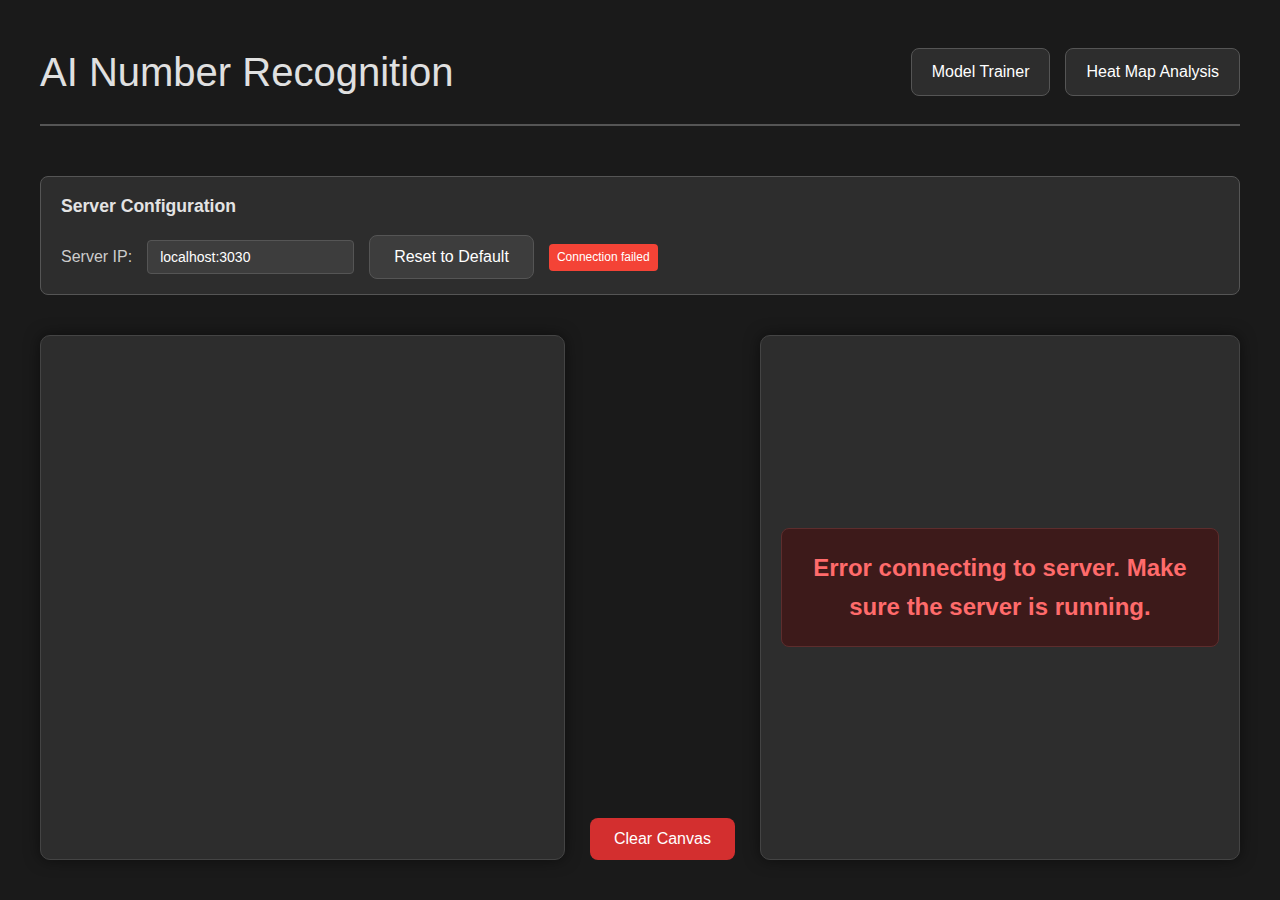
<file: Client/index.html>
<!DOCTYPE html>
<html lang="en">
<head>
    <meta charset="UTF-8">
    <meta name="viewport" content="width=device-width, initial-scale=1.0">
    <title>AI Number Recognition</title>
    <link rel="stylesheet" href="style.css">
</head>
<body>    
    <div class="container">
        <div class="header">
            <h1>AI Number Recognition</h1>
            <div class="nav-buttons">
                <a href="model-trainer.html" class="nav-button">Model Trainer</a>
                <a href="heatmap.html" class="nav-button">Heat Map Analysis</a>
            </div>
        </div>
        
        <div class="server-config">
            <h3>Server Configuration</h3>
            <div class="config-controls">
                <label for="server-ip">Server IP:</label>
                <input type="text" id="server-ip" placeholder="localhost:3030" value="localhost:3030">
                <button id="reset-server-btn" class="secondary-button">Reset to Default</button>
                <span id="server-status" class="server-status">Not connected</span>
            </div>
        </div>
        <div class="main-container">
            <div class="canvas-container">
                <canvas id="drawing-canvas"></canvas>
            </div>
            <button id="clear-btn">Clear Canvas</button>
            <div class="prediction-container" id="prediction-container">
                <div id="prediction-result"></div>
                <div id="confidence-level"></div>
            </div>
        </div>    </div>
    <script src="server-config.js"></script>
    <script src="neural-network.js"></script>
    <script src="script.js"></script>
</body>
</html>
</file>
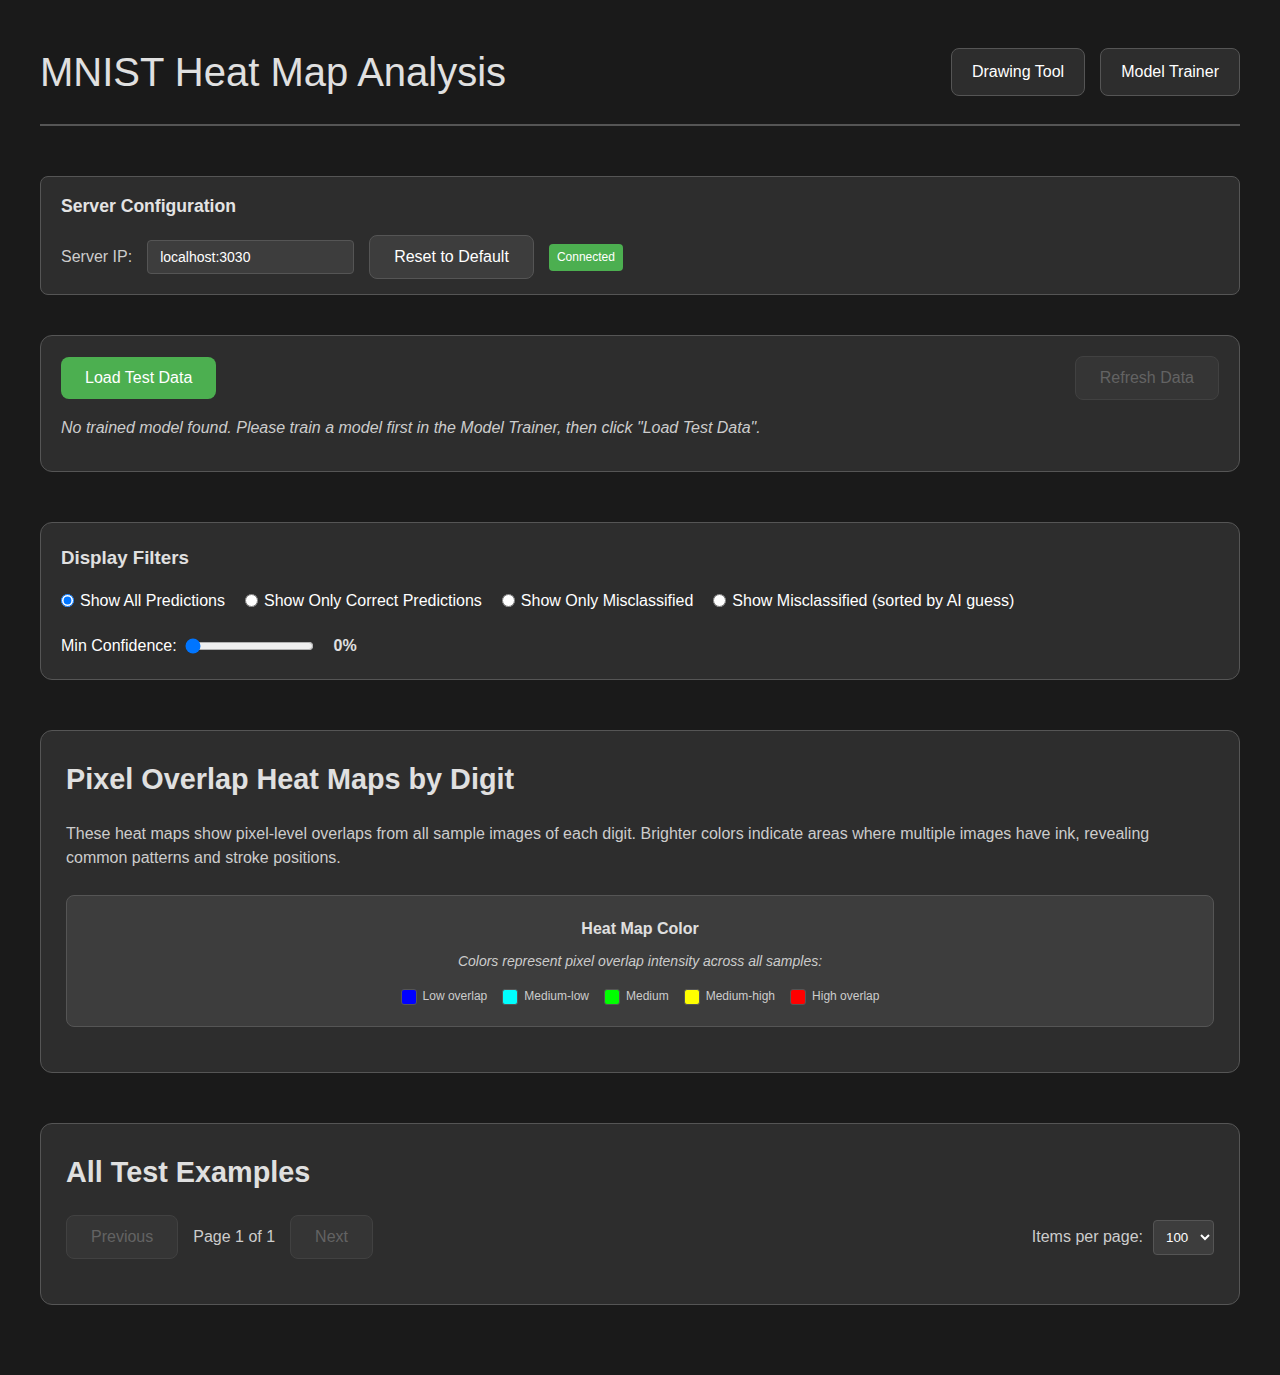
<file: Client/heatmap.html>
<!DOCTYPE html>
<html lang="en">
<head>    <meta charset="UTF-8">
    <meta name="viewport" content="width=device-width, initial-scale=1.0">
    <title>AI Number Recognition - Heat Map Analysis</title>
    <link rel="stylesheet" href="style.css">
</head>
<body>
    <div class="container">        <div class="header">
            <h1>MNIST Heat Map Analysis</h1>
            <div class="nav-buttons">
                <a href="index.html" class="nav-button">Drawing Tool</a>
                <a href="model-trainer.html" class="nav-button">Model Trainer</a>
            </div>
        </div>
        
        <div class="server-config">
            <h3>Server Configuration</h3>
            <div class="config-controls">
                <label for="server-ip">Server IP:</label>
                <input type="text" id="server-ip" placeholder="localhost:3030" value="localhost:3030">
                <button id="reset-server-btn" class="secondary-button">Reset to Default</button>
                <span id="server-status" class="server-status">Not connected</span>
            </div>
        </div>
        
        <div class="controls-section">
            <div class="control-group">
                <button id="load-data-button" class="primary-button">Load Test Data</button>
                <button id="refresh-button" class="secondary-button" disabled>Refresh Data</button>
            </div>
            <div class="status-container">
                <div id="status-message">Click "Load Test Data" to begin analysis</div>
                <div id="data-summary" class="data-summary hidden">
                    <span>Total Samples: <span id="total-samples">-</span></span>
                    <span>Accuracy: <span id="accuracy">-</span></span>
                    <span>Correct: <span id="correct">-</span></span>
                    <span>Misclassified: <span id="misclassified">-</span></span>
                </div>
            </div>
        </div>

        <div class="filter-section">
            <h3>Display Filters</h3>
            <div class="filter-controls">
                <div class="filter-group">
                    <label>
                        <input type="radio" name="display-mode" value="all" checked>
                        Show All Predictions
                    </label>
                </div>
                <div class="filter-group">
                    <label>
                        <input type="radio" name="display-mode" value="correct">
                        Show Only Correct Predictions
                    </label>
                </div>
                <div class="filter-group">
                    <label>
                        <input type="radio" name="display-mode" value="incorrect">
                        Show Only Misclassified
                    </label>
                </div>
                <div class="filter-group">
                    <label>
                        <input type="radio" name="display-mode" value="incorrect-by-ai-guess">
                        Show Misclassified (sorted by AI guess)
                    </label>
                </div>
                <div class="filter-group">
                    <label for="confidence-threshold">Min Confidence:</label>
                    <input type="range" id="confidence-threshold" min="0" max="1" step="0.1" value="0">
                    <span id="confidence-value">0%</span>
                </div>
            </div>
        </div>
        <div class="heatmap-container">
            <h2>Pixel Overlap Heat Maps by Digit</h2>
            <p class="heatmap-description">
                These heat maps show pixel-level overlaps from all sample images of each digit. 
                Brighter colors indicate areas where multiple images have ink, revealing common patterns and stroke positions.
            </p>
              <!-- Heat Map Legend -->
            <div class="heatmap-legend">
                <div class="legend-title">Heat Map Color</div>
                <div class="legend-description">Colors represent pixel overlap intensity across all samples:</div>
                <div class="legend-colors">
                    <span class="legend-item"><span class="legend-color" style="background: rgb(0,0,255)"></span> Low overlap</span>
                    <span class="legend-item"><span class="legend-color" style="background: rgb(0,255,255)"></span> Medium-low</span>
                    <span class="legend-item"><span class="legend-color" style="background: rgb(0,255,0)"></span> Medium</span>
                    <span class="legend-item"><span class="legend-color" style="background: rgb(255,255,0)"></span> Medium-high</span>
                    <span class="legend-item"><span class="legend-color" style="background: rgb(255,0,0)"></span> High overlap</span>
                </div>
            </div>
            
            <div class="heatmap-grid" id="heatmap-grid">
                <!-- Heat maps will be generated dynamically -->
            </div>
        </div>
        <div class="examples-container">
            <h2>All Test Examples</h2>
            <div class="examples-controls">
                <div class="pagination-controls">
                    <button id="prev-page-button" class="secondary-button" disabled>Previous</button>
                    <span id="page-info">Page 1 of 1</span>
                    <button id="next-page-button" class="secondary-button" disabled>Next</button>
                </div>
                <div class="per-page-control">
                    <label for="items-per-page">Items per page:</label>
                    <select id="items-per-page">
                        <option value="50">50</option>
                        <option value="100" selected>100</option>
                        <option value="200">200</option>
                        <option value="500">500</option>
                    </select>
                </div>
            </div>
            <div class="examples-grid" id="examples-grid">
                <!-- Example images will be generated dynamically -->
            </div>        </div>
    </div>
    
    <script src="server-config.js"></script>
    <script src="heatmap.js"></script>
</body>
</html>
</file>
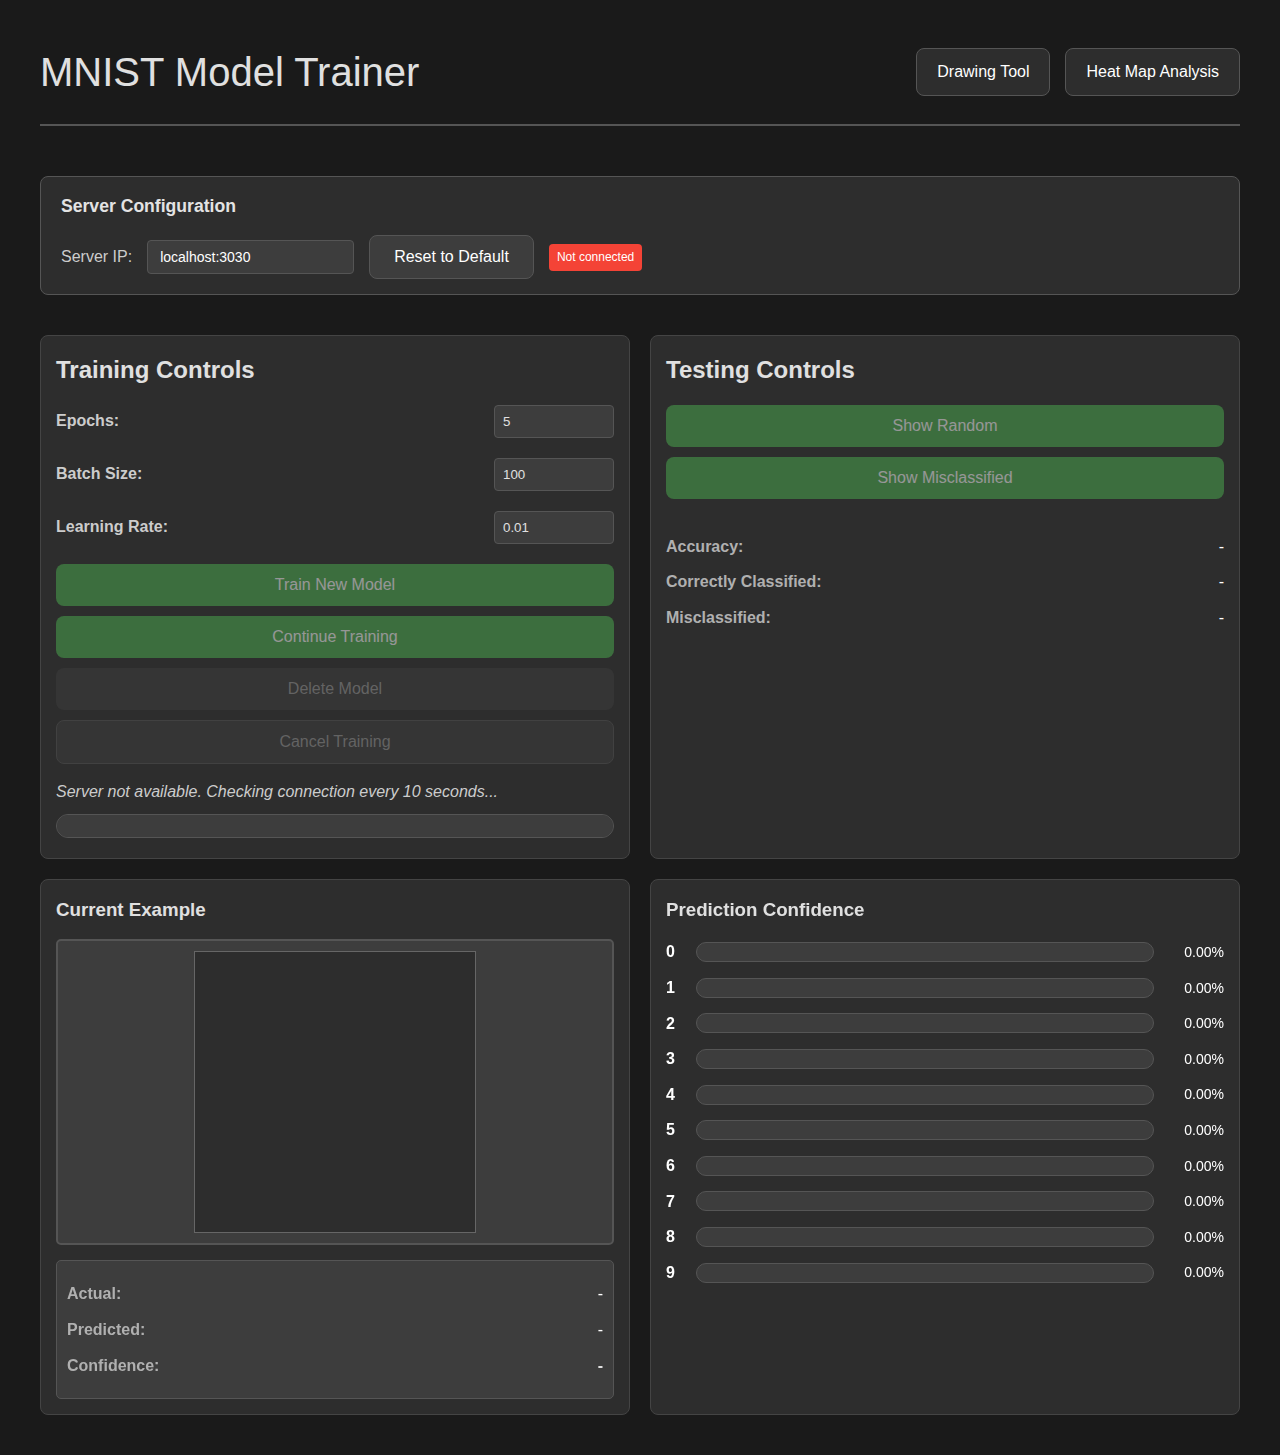
<file: Client/model-trainer.html>
<!DOCTYPE html>
<html lang="en">
<head>    <meta charset="UTF-8">
    <meta name="viewport" content="width=device-width, initial-scale=1.0">
    <title>AI Number Recognition - Model Trainer</title>
    <link rel="stylesheet" href="style.css">
</head>
<body>
    <div class="container">        <div class="header">
            <h1>MNIST Model Trainer</h1>
            <div class="nav-buttons">
                <a href="index.html" class="nav-button">Drawing Tool</a>
                <a href="heatmap.html" class="nav-button">Heat Map Analysis</a>
            </div>
        </div>
        
        <div class="server-config">
            <h3>Server Configuration</h3>
            <div class="config-controls">
                <label for="server-ip">Server IP:</label>
                <input type="text" id="server-ip" placeholder="localhost:3030" value="localhost:3030">
                <button id="reset-server-btn" class="secondary-button">Reset to Default</button>
                <span id="server-status" class="server-status">Not connected</span>
            </div>
        </div>
        
        <div class="model-container">
            <div class="training-section">
                <h2>Training Controls</h2>
                <div class="training-controls">
                    <div class="control-group">
                        <label for="epochs">Epochs:</label>
                        <input type="number" id="epochs" value="5" min="1" max="100">
                    </div>
                    <div class="control-group">
                        <label for="batch-size">Batch Size:</label>
                        <input type="number" id="batch-size" value="100" min="10" max="1000">
                    </div>
                    <div class="control-group">
                        <label for="learning-rate">Learning Rate:</label>
                        <input type="number" id="learning-rate" value="0.01" min="0.001" max="1" step="0.001">
                    </div>                    <button id="train-button" class="primary-button">Train New Model</button>
                    <button id="continue-button" class="primary-button" disabled>Continue Training</button>
                    <button id="delete-button" class="delete-button" disabled>Delete Model</button>
                    <button id="cancel-button" class="secondary-button" disabled>Cancel Training</button>
                </div>
                <div class="status-container">
                    <div id="training-status">Model not trained yet</div>
                    <progress id="training-progress" value="0" max="100"></progress>
                </div>
            </div>
            
            <div class="testing-section">
                <h2>Testing Controls</h2>
                <div class="testing-controls">
                    <button id="show-random-button" disabled>Show Random</button>
                    <button id="show-misclassified-button" disabled>Show Misclassified</button>
                </div>
                <div class="metrics-container">
                    <div class="metric">
                        <span class="metric-label">Accuracy:</span>
                        <span id="accuracy-value">-</span>
                    </div>
                    <div class="metric">
                        <span class="metric-label">Correctly Classified:</span>
                        <span id="correct-count">-</span>
                    </div>
                    <div class="metric">
                        <span class="metric-label">Misclassified:</span>
                        <span id="wrong-count">-</span>
                    </div>
                </div>
            </div>
        </div>
        
        <div class="example-container">
            <div class="example-display">
                <h3>Current Example</h3>
                <div class="canvas-wrapper">
                    <canvas id="example-canvas" width="280" height="280"></canvas>
                </div>
                <div class="prediction-details">
                    <div class="detail">
                        <span class="detail-label">Actual:</span>
                        <span id="actual-label" class="detail-value">-</span>
                    </div>
                    <div class="detail">
                        <span class="detail-label">Predicted:</span>
                        <span id="predicted-label" class="detail-value">-</span>
                    </div>
                    <div class="detail">
                        <span class="detail-label">Confidence:</span>
                        <span id="confidence-value" class="detail-value">-</span>
                    </div>
                </div>
            </div>
            
            <div class="confidence-bars">
                <h3>Prediction Confidence</h3>
                <div id="confidence-bars-container"></div>
            </div>
        </div>    </div>
    
    <script src="server-config.js"></script>
    <script src="neural-network.js"></script>
    <script src="model-trainer.js"></script>
</body>
</html>
</file>
<file: Client/style.css>
/* Reset and Base Styles */
* {
    margin: 0;
    padding: 0;
    box-sizing: border-box;
}

body {
    font-family: 'Segoe UI', Tahoma, Geneva, Verdana, sans-serif;
    background-color: #1a1a1a;
    color: #ffffff;
    line-height: 1.6;
    min-height: 100vh;
    display: flex;
    justify-content: center;
    padding: 20px;
}

/* Layout Components */
.container {
    width: 100%;
    max-width: 1400px;
    margin: 0 auto;
    padding: 20px;
    border-radius: 10px;
    display: flex;
    flex-direction: column;
    gap: 20px;
}

.header {
    display: flex;
    justify-content: space-between;
    align-items: center;
    margin-bottom: 30px;
    padding-bottom: 20px;
    border-bottom: 2px solid #555555;
}

.header h1 {
    color: #e0e0e0;
    font-size: 2.5rem;
    font-weight: 300;
}

h1, h2, h3 {
    color: #e0e0e0;
}

/* Navigation Buttons */
.nav-buttons, .nav-links {
    display: flex;
    gap: 15px;
    flex-wrap: wrap;
}

.nav-button, .trainer-link, .back-button {
    padding: 10px 20px;
    background-color: #2d2d2d;
    color: #ffffff;
    text-decoration: none;
    border-radius: 8px;
    border: 1px solid #555555;
    transition: all 0.3s ease;
    font-weight: 500;
    display: inline-block;
    text-align: center;
}

.nav-button:hover, .trainer-link:hover, .back-button:hover {
    background-color: #4caf50;
    border-color: #4caf50;
    color: white;
    transform: translateY(-2px);
}

/* Button Styles */
button, .button {
    padding: 12px 24px;
    border: none;
    border-radius: 8px;
    cursor: pointer;
    font-size: 16px;
    font-weight: 500;
    transition: all 0.3s ease;
    text-decoration: none;
    display: inline-block;
    text-align: center;
}

.primary-button, button:not(.secondary-button):not(.delete-button) {
    background-color: #4caf50;
    color: white;
}

.primary-button:hover:not(:disabled), button:not(.secondary-button):not(.delete-button):hover:not(:disabled) {
    background-color: #45a049;
    transform: translateY(-2px);
}

.secondary-button {
    background-color: #3d3d3d;
    color: #ffffff;
    border: 1px solid #555555;
}

.secondary-button:hover:not(:disabled) {
    background-color: #555555;
    border-color: #666666;
}

.delete-button {
    background-color: #ff5722;
    color: white;
}

.delete-button:hover:not(:disabled) {
    background-color: #e64a19;
    transform: translateY(-2px);
}

button:disabled, .button:disabled {
    background-color: #3d3d3d;
    color: #999999;
    cursor: not-allowed;
    opacity: 0.5;
    transform: none;
}

#clear-btn {
    background-color: #d32f2f;
}

#clear-btn:hover {
    background-color: #b71c1c;
}

/* Main Container Layouts */
.main-container {
    height: 100%;
    display: flex;
    flex-direction: row;
    justify-content: space-between;
    align-items: center;
    gap: 20px;
}

/* Canvas and Drawing Styles */
.canvas-container {
    display: flex;
    justify-content: center;
    flex-direction: column;
    align-items: center;
    height: 100%;
    aspect-ratio: 1 / 1;
    position: relative;
}

#drawing-canvas {
    cursor: crosshair;
    background-color: #2d2d2d;
    image-rendering: pixelated;
    margin: 0;
    border: 1px solid #444;
    border-radius: 10px;
    box-shadow: 0 0 15px rgba(0, 0, 0, 0.5);
}

#clear-btn {
    position: static;
    margin-top: auto;
}

/* Prediction Display Styles */
.prediction-container {
    display: flex;
    flex-direction: column;
    align-items: center;
    justify-content: center;
    padding: 20px;
    width: 40%;
    height: 100%;
    max-height: 70vh;
    margin-bottom: 0;
    background-color: #2d2d2d;
    border: 1px solid #444;
    border-radius: 10px;
    box-shadow: 0 0 15px rgba(0, 0, 0, 0.5);
    overflow-y: auto;
}

.prediction-main {
    text-align: center;
    margin-bottom: 20px;
}

.predicted-digit {
    font-size: 6rem;
    font-weight: bold;
    color: #e0e0e0;
    text-shadow: 2px 2px 4px rgba(0,0,0,0.5);
}

#prediction-result {
    font-size: 4rem;
    font-weight: bold;
    margin: 20px 0;
    height: 100px;
    display: flex;
    align-items: center;
    justify-content: center;
    width: 100%;
    color: #e0e0e0;
}

.confidence-info, #confidence-level {
    text-align: center;
    margin-bottom: 20px;
    font-size: 1.2rem;
    color: #b0b0b0;
}

.confidence-label {
    color: #d1d1d1;
    margin-right: 10px;
}

.confidence-value {
    font-weight: bold;
    color: #66bb6a;
}

.all-predictions {
    display: grid;
    grid-template-columns: repeat(5, 1fr);
    gap: 8px;
    margin-top: 15px;
    padding: 15px;
    background-color: #2d2d2d;
    border-radius: 8px;
    border: 1px solid #444;
}

.prediction-item {
    display: flex;
    flex-direction: column;
    align-items: center;
    padding: 8px;
    border-radius: 6px;
    background-color: #3d3d3d;
    border: 1px solid #555;
    transition: all 0.2s;
}

.prediction-item.highest {
    background-color: #1e5f2e;
    border-color: #888888;
    box-shadow: 0 2px 8px rgba(136, 136, 136, 0.3);
}

.prediction-item .digit {
    font-size: 1.4rem;
    font-weight: bold;
    color: #e0e0e0;
    margin-bottom: 4px;
}

.prediction-item.highest .digit {
    color: #e0e0e0;
}

.prediction-item .confidence {
    font-size: 0.9rem;
    color: #b0b0b0;
}

.prediction-item.highest .confidence {
    color: #e0e0e0;
    font-weight: bold;
}

/* Model Status Styles */
.model-status {
    font-size: 24px;
    text-align: center;
    padding: 20px;
    border-radius: 8px;
    margin: 20px 0;
    color: #e0e0e0;
}

.model-status.error {
    background-color: #3d1a1a;
    color: #ff6b6b;
    border: 1px solid #5d2d2d;
}

.model-status a {
    color: #e0e0e0;
    text-decoration: none;
}

.model-status a:hover {
    text-decoration: underline;
}

/* Form Controls */
.controls-section, .filter-section {
    background-color: #2d2d2d;
    padding: 20px;
    border-radius: 12px;
    margin-bottom: 30px;
    border: 1px solid #555555;
}

.control-group {
    display: flex;
    margin-bottom: 10px;
    align-items: center;
    justify-content: space-between;
}

.control-group label {
    font-weight: bold;
    color: #cccccc;
    cursor: pointer;
}

.control-group input {
    padding: 8px;
    border: 1px solid #555;
    border-radius: 4px;
    background-color: #3d3d3d;
    color: #e0e0e0;
    width: 120px;
}

.control-group input[type="radio"] {
    accent-color: #e0e0e0;
    width: auto;
}

.control-group input[type="range"] {
    width: 100px;
    accent-color: #e0e0e0;
}

.status-container {
    margin-top: 15px;
}

#status-message, #training-status {
    color: #cccccc;
    font-size: 16px;
    margin-bottom: 10px;
    font-style: italic;
}

/* Data Summary and Metrics */
.data-summary {
    display: flex;
    gap: 20px;
    flex-wrap: wrap;
}

.data-summary span {
    color: #cccccc;
    font-size: 14px;
}

.data-summary span span {
    color: #ffffff;
    font-weight: 600;
}

.hidden {
    display: none !important;
}

.metrics-container {
    margin-top: 15px;
    padding: 10px 0;
}

.metric {
    margin: 10px 0;
    display: flex;
    justify-content: space-between;
}

.metric-label, .detail-label {
    font-weight: bold;
    color: #b0b0b0;
}

/* Training/Testing Sections */
.model-container {
    display: flex;
    gap: 20px;
}

.training-section, .testing-section {
    flex: 1;
    background-color: #2d2d2d;
    border: 1px solid #444;
    padding: 15px;
    border-radius: 8px;
}

.training-controls, .testing-controls {
    display: flex;
    flex-direction: column;
    gap: 10px;
    margin: 15px 0;
}

/* Progress Bar */
progress {
    width: 100%;
    height: 24px;
    border-radius: 12px;
    appearance: none;
    background-color: #3d3d3d;
    border: 1px solid #555;
}

progress::-webkit-progress-bar {
    background-color: #3d3d3d;
    border-radius: 12px;
}

progress::-webkit-progress-value {
    background-color: #4caf50;
    border-radius: 12px;
}

progress::-moz-progress-bar {
    background-color: #4caf50;
    border-radius: 12px;
}

/* Example Display */
.example-container {
    display: flex;
    gap: 20px;
}

.example-display, .confidence-bars {
    flex: 1;
    background-color: #2d2d2d;
    border: 1px solid #444;
    padding: 15px;
    border-radius: 8px;
}

.canvas-wrapper {
    background-color: #3d3d3d;
    border: 2px solid #555;
    border-radius: 5px;
    padding: 10px;
    display: flex;
    justify-content: center;
    align-items: center;
    margin: 15px 0;
}

#example-canvas {
    image-rendering: pixelated;
    border: 1px solid #666;
}

.prediction-details {
    background-color: #3d3d3d;
    border: 1px solid #555;
    border-radius: 5px;
    padding: 10px;
}

.detail {
    margin: 10px 0;
    display: flex;
    justify-content: space-between;
}

/* Confidence Bars */
#confidence-bars-container {
    margin-top: 15px;
}

.confidence-bar-wrapper {
    margin-bottom: 10px;
    display: flex;
    align-items: center;
}

.digit-label {
    width: 30px;
    font-weight: bold;
}

.confidence-bar-outer {
    flex: 1;
    height: 20px;
    background-color: #3d3d3d;
    border: 1px solid #555;
    border-radius: 10px;
    overflow: hidden;
}

.confidence-bar-inner {
    height: 100%;
    background-color: #888888;
    transition: width 0.3s ease;
}

.confidence-percentage {
    margin-left: 10px;
    font-size: 14px;
    width: 60px;
    text-align: right;
}

/* Filter Section */
.filter-section h3 {
    margin-bottom: 15px;
}

.filter-controls {
    display: flex;
    gap: 20px;
    flex-wrap: wrap;
    align-items: center;
}

.filter-group {
    display: flex;
    align-items: center;
    gap: 8px;
}

.filter-group label {
    display: flex;
    align-items: center;
    gap: 6px;
}

#confidence-value {
    color: #e0e0e0;
    font-weight: 600;
    min-width: 35px;
    text-align: right;
}

/* Heatmap Styles */
.heatmap-container, .examples-container {
    background-color: #2d2d2d;
    padding: 25px;
    border-radius: 12px;
    margin-bottom: 30px;
    border: 1px solid #555555;
}

.heatmap-container h2, .examples-container h2 {
    margin-bottom: 20px;
    font-size: 1.8rem;
}

.heatmap-description {
    color: #cccccc;
    margin-bottom: 25px;
    font-size: 1rem;
    line-height: 1.5;
}

.heatmap-legend {
    background-color: #3d3d3d;
    padding: 20px;
    border-radius: 8px;
    border: 1px solid #555555;
    margin-bottom: 20px;
    text-align: center;
}

.heatmap-legend .legend-title {
    font-size: 16px;
    color: #e0e0e0;
    margin-bottom: 8px;
    font-weight: 600;
}

.heatmap-legend .legend-description {
    font-size: 14px;
    color: #cccccc;
    margin-bottom: 15px;
    font-style: italic;
}

.heatmap-legend .legend-colors {
    display: flex;
    justify-content: center;
    flex-wrap: wrap;
    gap: 15px;
    font-size: 12px;
}

.heatmap-legend .legend-item {
    display: flex;
    align-items: center;
    gap: 6px;
    color: #cccccc;
}

.heatmap-legend .legend-color {
    width: 16px;
    height: 16px;
    border-radius: 3px;
    border: 1px solid #555555;
}

.heatmap-grid {
    display: grid;
    grid-template-columns: repeat(auto-fit, minmax(250px, 1fr));
    gap: 20px;
    margin-top: 20px;
}

.digit-heatmap {
    background-color: #3d3d3d;
    padding: 15px;
    border-radius: 8px;
    border: 1px solid #555555;
    text-align: center;
}

.digit-heatmap h3 {
    color: #e0e0e0;
    margin-bottom: 10px;
    font-size: 1.2rem;
}

.heatmap-canvas {
    width: 100%;
    border: 1px solid #666666;
    border-radius: 4px;
    image-rendering: pixelated;
    background-color: #2d2d2d;
    cursor: crosshair;
}

.heatmap-stats {
    margin-top: 10px;
    font-size: 12px;
    color: #999999;
}

/* Examples Section */
.examples-controls {
    display: flex;
    justify-content: space-between;
    align-items: center;
    margin-bottom: 20px;
    flex-wrap: wrap;
    gap: 15px;
}

.pagination-controls {
    display: flex;
    align-items: center;
    gap: 15px;
}

#page-info {
    color: #cccccc;
    font-weight: 500;
}

.per-page-control {
    display: flex;
    align-items: center;
    gap: 10px;
}

.per-page-control label {
    color: #cccccc;
}

.per-page-control select {
    padding: 8px;
    border: 1px solid #555555;
    border-radius: 4px;
    background-color: #3d3d3d;
    color: #ffffff;
}

.examples-grid {
    display: grid;
    grid-template-columns: repeat(auto-fill, minmax(100px, 1fr));
    gap: 15px;
    margin-top: 20px;
}

.example-item {
    background-color: #3d3d3d;
    padding: 10px;
    border-radius: 8px;
    border: 1px solid #555555;
    text-align: center;
    transition: all 0.3s ease;
}

.example-item:hover {
    border-color: #888888;
    box-shadow: 0 2px 8px rgba(136, 136, 136, 0.3);
}

.example-item.correct {
    border-color: #4caf50;
}

.example-item.incorrect {
    border-color: #f44336;
}

.example-canvas {
    width: 100%;
    border: 1px solid #666666;
    border-radius: 4px;
    image-rendering: pixelated;
    background-color: #2d2d2d;
    margin-bottom: 8px;
}

.example-info {
    font-size: 11px;
    color: #cccccc;
}

.example-info .actual {
    color: #4caf50;
    font-weight: bold;
}

.example-info .predicted {
    color: #888888;
    font-weight: bold;
}

.example-info .incorrect .predicted {
    color: #f44336;
}

/* Tooltip */
.tooltip {
    width: max-content;
    position: absolute;
    background-color: #1a1a1a;
    color: #ffffff;
    padding: 8px 12px;
    border-radius: 6px;
    border: 1px solid #555555;
    font-size: 12px;
    z-index: 1000;
    opacity: 0;
    pointer-events: none;
    box-shadow: 0 4px 12px rgba(0, 0, 0, 0.3);
}

/* Server Configuration Section */
.server-config {
    background-color: #2d2d2d;
    padding: 15px 20px;
    border-radius: 8px;
    margin-bottom: 20px;
    border: 1px solid #555555;
}

.server-config h3 {
    color: #e3e3e3;
    margin-bottom: 15px;
    font-size: 1.1rem;
}

.config-controls {
    display: flex;
    align-items: center;
    gap: 15px;
    flex-wrap: wrap;
}

.config-controls label {
    color: #cccccc;
    font-weight: 500;
    min-width: 70px;
}

.config-controls input[type="text"] {
    padding: 8px 12px;
    border: 1px solid #555555;
    border-radius: 4px;
    background-color: #3d3d3d;
    color: #ffffff;
    font-size: 14px;
    min-width: 200px;
}

.config-controls input[type="text"]:focus {
    outline: none;
    border-color: #4caf50;
    box-shadow: 0 0 5px rgba(76, 175, 80, 0.3);
}

.server-status {
    padding: 4px 8px;
    border-radius: 4px;
    font-size: 12px;
    font-weight: 500;
    background-color: #f44336;
    color: white;
}

.server-status.connected {
    background-color: #4caf50;
}

.server-status.connecting {
    background-color: #ff9800;
}

/* Responsive Design */
@media (max-width: 900px) {
    .container {
        padding: 15px;
    }
    
    .header {
        flex-direction: column;
        gap: 15px;
        text-align: center;
    }
    
    .header h1 {
        font-size: 2rem;
    }
    
    .main-container {
        flex-direction: column;
        align-items: center;
        gap: 10px;
    }

    .canvas-container {
        width: 100%;
        height: auto;
        margin: 0 auto;
    }
    
    #clear-btn {
        position: relative;
        bottom: auto;
        margin-top: 15px;
    }
    
    .prediction-container {
        width: 100%;
        margin-top: 0;
        max-height: none;
        margin-bottom: 20px;
        justify-content: flex-start;
        padding-top: 20px;
    }
    
    .model-container, .example-container {
        flex-direction: column;
    }
    
    .control-group {
        flex-direction: column;
        align-items: flex-start;
        gap: 5px;
    }
    
    .control-group input {
        width: 100%;
    }
    
    .examples-controls {
        flex-direction: column;
        align-items: stretch;
        gap: 15px;
    }
    
    .pagination-controls {
        justify-content: center;
    }
    
    .heatmap-grid {
        grid-template-columns: repeat(auto-fit, minmax(200px, 1fr));
    }
    
    .examples-grid {
        grid-template-columns: repeat(auto-fill, minmax(80px, 1fr));
        gap: 10px;
    }
}

@media (max-width: 600px) {
    .nav-buttons, .nav-links {
        flex-direction: column;
        width: 100%;
    }
    
    .nav-button, .trainer-link, .back-button {
        width: 100%;
        text-align: center;
    }
    
    .control-group {
        flex-direction: column;
        align-items: stretch;
    }
    
    .filter-controls {
        flex-direction: column;
        gap: 15px;
    }
    
    .data-summary {
        flex-direction: column;
        gap: 10px;
    }
    
    .heatmap-grid {
        grid-template-columns: 1fr;
    }
    
    .examples-grid {
        grid-template-columns: repeat(auto-fill, minmax(70px, 1fr));
    }
}
</file>
